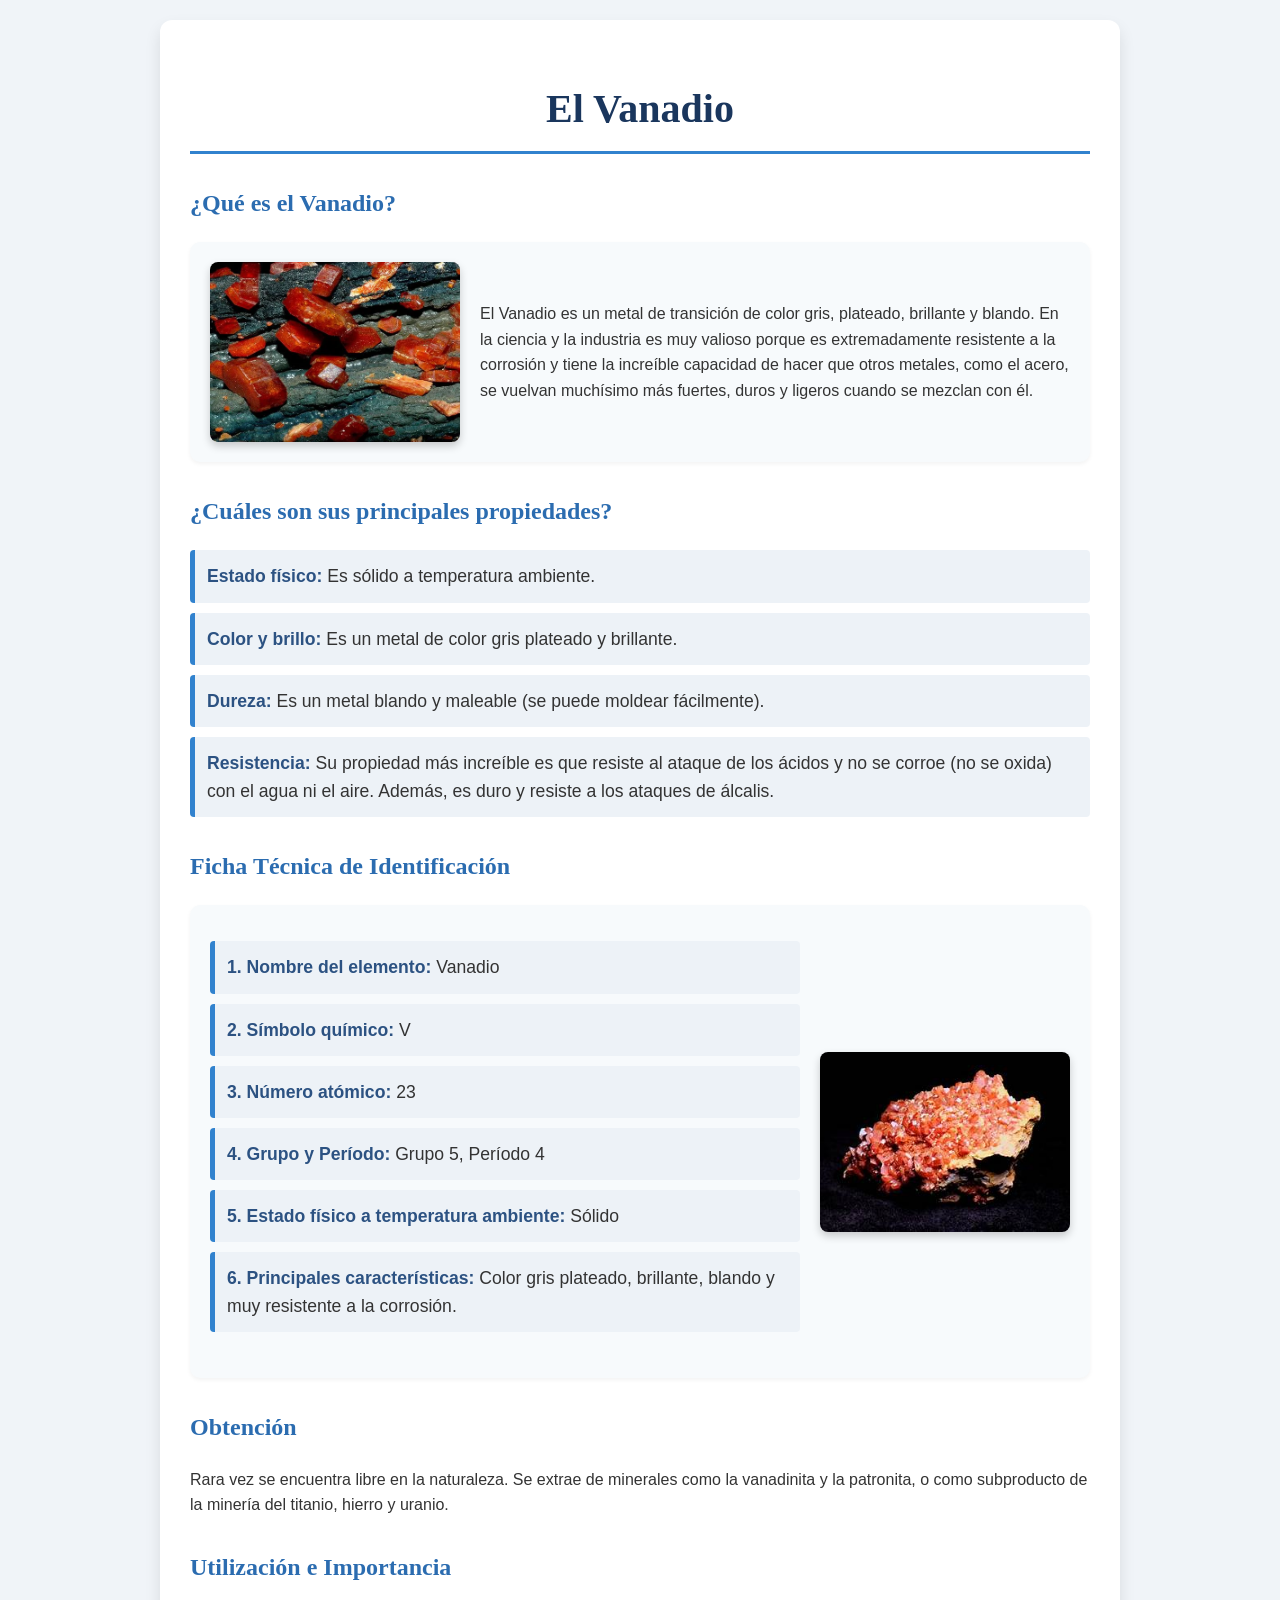
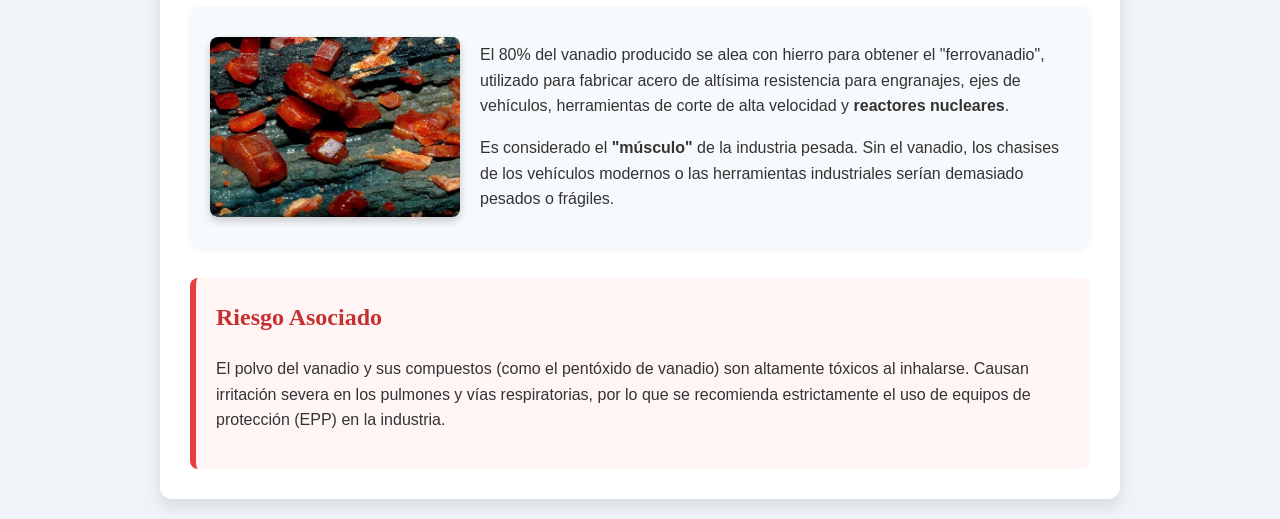
<file: index.html>
<!DOCTYPE html>
<html lang="es">
<head>
    <meta charset="UTF-8">
    <meta name="viewport" content="width=device-width, initial-scale=1.0">
    <title>El Vanadio</title>
    <!-- Aquí conectas este HTML con tu archivo CSS -->
    <link rel="stylesheet" href="vanadio.css">
</head>
<body>

<div class="contenedor">
    <h1>El Vanadio</h1>
    
    <h2>¿Qué es el Vanadio?</h2>
    <div class="seccion-bacan">
        <img src="Vanadio.jpg" alt="Imagen de vanadio" class="img-recortada">
        <p>El Vanadio es un metal de transición de color gris, plateado, brillante y blando. En la ciencia y la industria es muy valioso porque es extremadamente resistente a la corrosión y tiene la increíble capacidad de hacer que otros metales, como el acero, se vuelvan muchísimo más fuertes, duros y ligeros cuando se mezclan con él.</p>
    </div>

    <h2>¿Cuáles son sus principales propiedades?</h2>
    <ul class="ficha-tecnica">
        <li><strong>Estado físico:</strong> Es sólido a temperatura ambiente.</li>
        <li><strong>Color y brillo:</strong> Es un metal de color gris plateado y brillante.</li>
        <li><strong>Dureza:</strong> Es un metal blando y maleable (se puede moldear fácilmente).</li>
        <li><strong>Resistencia:</strong> Su propiedad más increíble es que resiste al ataque de los ácidos y no se corroe (no se oxida) con el agua ni el aire. Además, es duro y resiste a los ataques de álcalis.</li>
    </ul>

    <h2>Ficha Técnica de Identificación</h2>
    <div class="seccion-bacan invertido">
        <img src="holavanadio.jpg" alt="Nombre Vanadio" class="img-recortada">
        <ul class="ficha-tecnica" style="flex-grow: 1;">
            <li><strong>1. Nombre del elemento:</strong> Vanadio</li>
            <li><strong>2. Símbolo químico:</strong> V</li>
            <li><strong>3. Número atómico:</strong> 23</li>
            <li><strong>4. Grupo y Período:</strong> Grupo 5, Período 4</li>
            <li><strong>5. Estado físico a temperatura ambiente:</strong> Sólido</li>
            <li><strong>6. Principales características:</strong> Color gris plateado, brillante, blando y muy resistente a la corrosión.</li>
        </ul>
    </div>

    <h2>Obtención</h2>
    <p>Rara vez se encuentra libre en la naturaleza. Se extrae de minerales como la vanadinita y la patronita, o como subproducto de la minería del titanio, hierro y uranio.</p>

    <h2>Utilización e Importancia</h2>
    <div class="seccion-bacan">
        <img src="Vanadio.jpg" alt="Utilización de Vanadio" class="img-recortada">
        <div>
            <p>El 80% del vanadio producido se alea con hierro para obtener el "ferrovanadio", utilizado para fabricar acero de altísima resistencia para engranajes, ejes de vehículos, herramientas de corte de alta velocidad y <strong>reactores nucleares</strong>.</p>
            <p>Es considerado el <strong>"músculo"</strong> de la industria pesada. Sin el vanadio, los chasises de los vehículos modernos o las herramientas industriales serían demasiado pesados o frágiles.</p>
        </div>
    </div>
       
    <div class="alerta">
        <h2>Riesgo Asociado</h2>
        <p>El polvo del vanadio y sus compuestos (como el pentóxido de vanadio) son altamente tóxicos al inhalarse. Causan irritación severa en los pulmones y vías respiratorias, por lo que se recomienda estrictamente el uso de equipos de protección (EPP) en la industria.</p>
    </div>
</div>

</body>
</html>
</file>
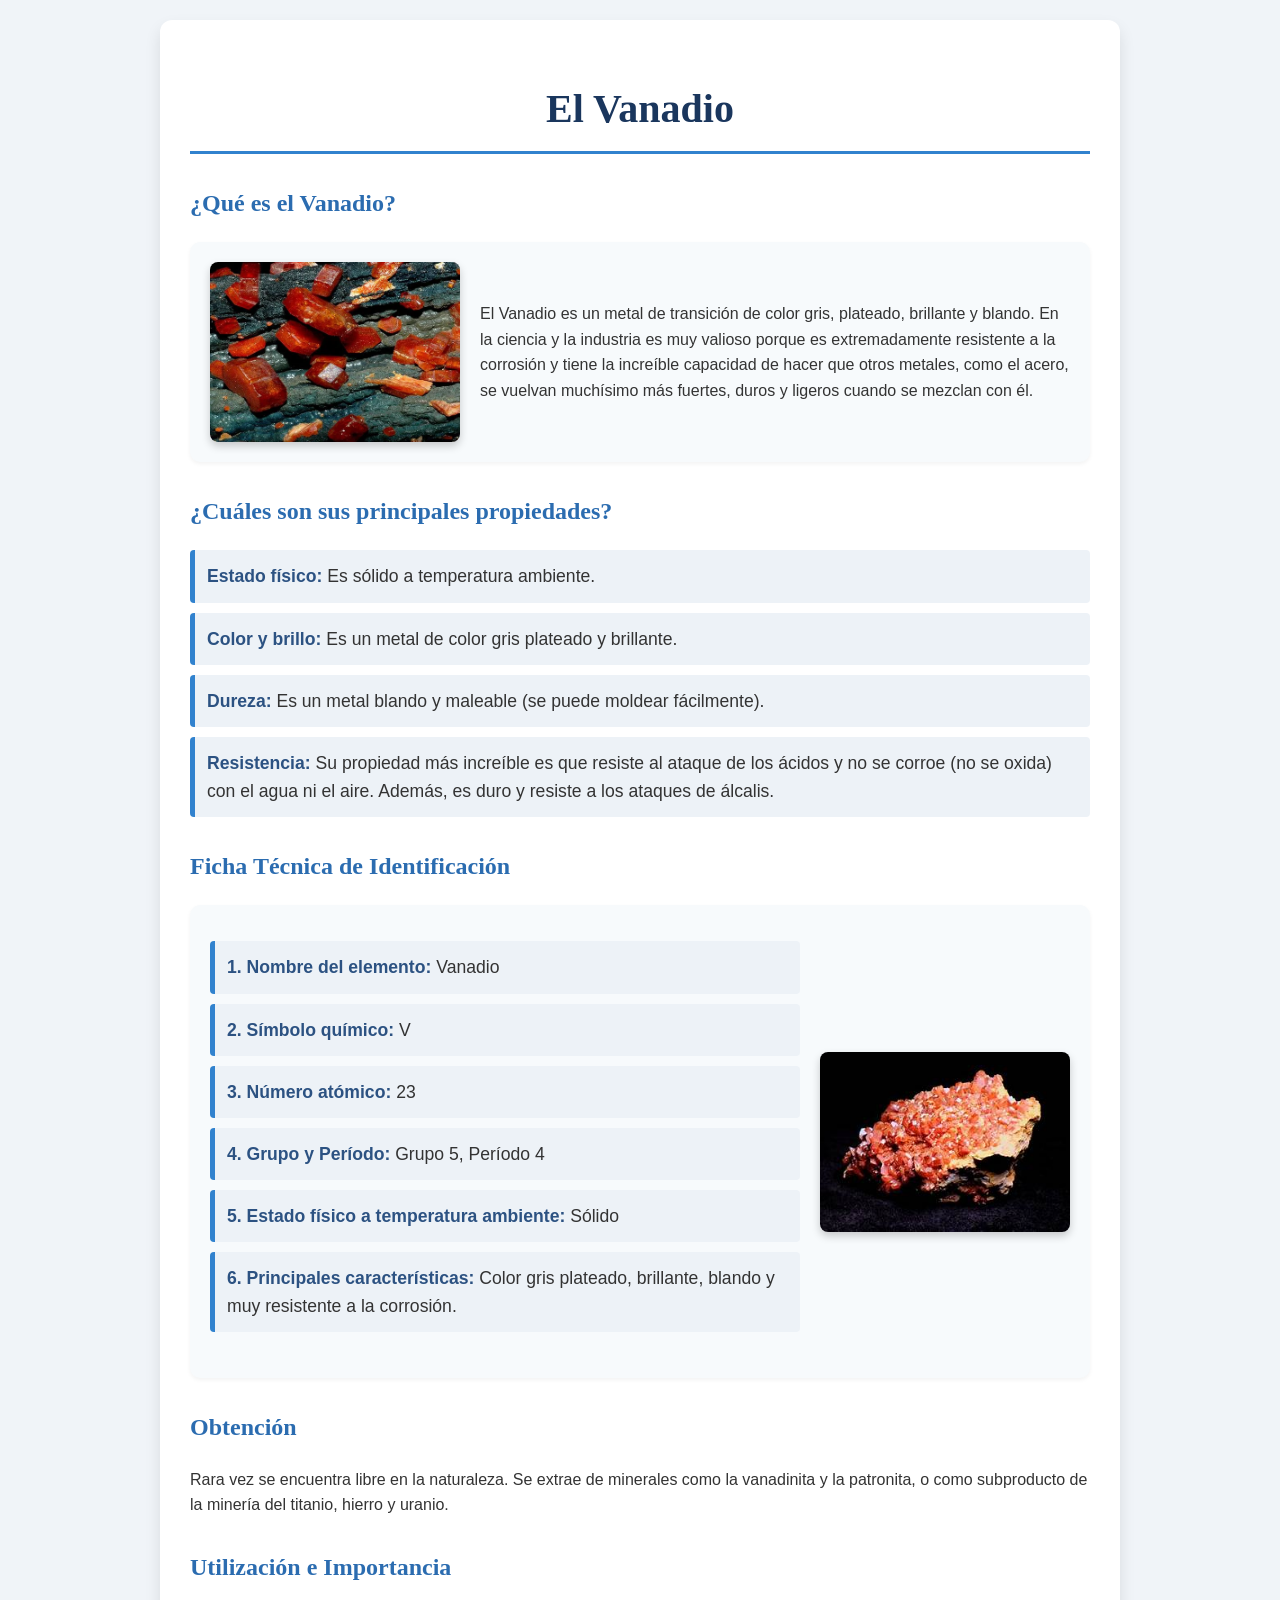
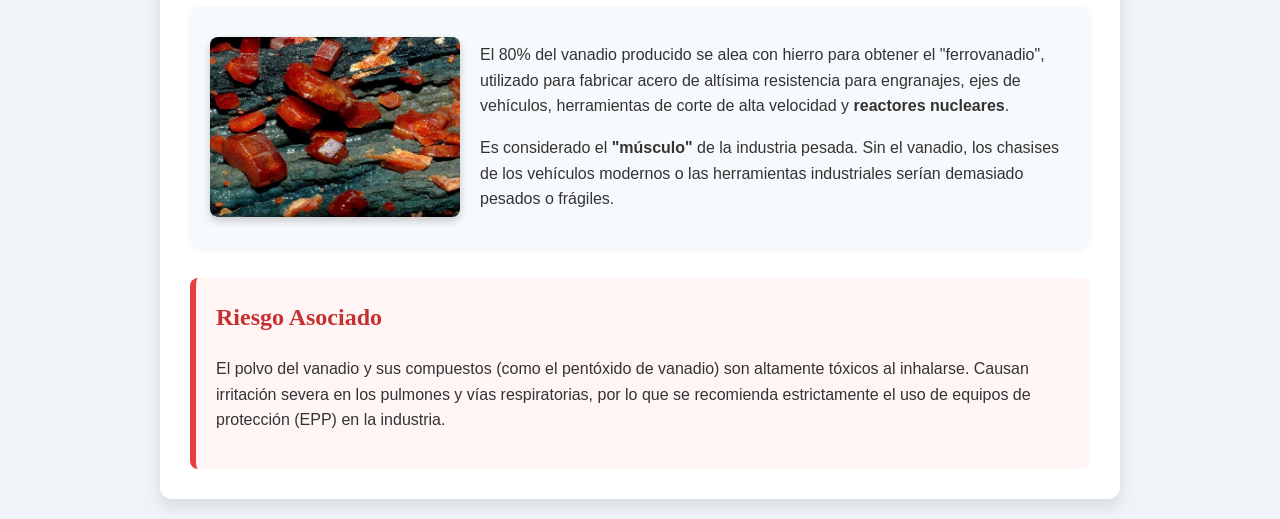
<file: Vanadio.html>
<!DOCTYPE html>
<html lang="es">
<head>
    <meta charset="UTF-8">
    <meta name="viewport" content="width=device-width, initial-scale=1.0">
    <title>El Vanadio</title>
    <!-- Aquí conectas este HTML con tu archivo CSS -->
    <link rel="stylesheet" href="vanadio.css">
</head>
<body>

<div class="contenedor">
    <h1>El Vanadio</h1>
    
    <h2>¿Qué es el Vanadio?</h2>
    <div class="seccion-bacan">
        <img src="Vanadio.jpg" alt="Imagen de vanadio" class="img-recortada">
        <p>El Vanadio es un metal de transición de color gris, plateado, brillante y blando. En la ciencia y la industria es muy valioso porque es extremadamente resistente a la corrosión y tiene la increíble capacidad de hacer que otros metales, como el acero, se vuelvan muchísimo más fuertes, duros y ligeros cuando se mezclan con él.</p>
    </div>

    <h2>¿Cuáles son sus principales propiedades?</h2>
    <ul class="ficha-tecnica">
        <li><strong>Estado físico:</strong> Es sólido a temperatura ambiente.</li>
        <li><strong>Color y brillo:</strong> Es un metal de color gris plateado y brillante.</li>
        <li><strong>Dureza:</strong> Es un metal blando y maleable (se puede moldear fácilmente).</li>
        <li><strong>Resistencia:</strong> Su propiedad más increíble es que resiste al ataque de los ácidos y no se corroe (no se oxida) con el agua ni el aire. Además, es duro y resiste a los ataques de álcalis.</li>
    </ul>

    <h2>Ficha Técnica de Identificación</h2>
    <div class="seccion-bacan invertido">
        <img src="holavanadio.jpg" alt="Nombre Vanadio" class="img-recortada">
        <ul class="ficha-tecnica" style="flex-grow: 1;">
            <li><strong>1. Nombre del elemento:</strong> Vanadio</li>
            <li><strong>2. Símbolo químico:</strong> V</li>
            <li><strong>3. Número atómico:</strong> 23</li>
            <li><strong>4. Grupo y Período:</strong> Grupo 5, Período 4</li>
            <li><strong>5. Estado físico a temperatura ambiente:</strong> Sólido</li>
            <li><strong>6. Principales características:</strong> Color gris plateado, brillante, blando y muy resistente a la corrosión.</li>
        </ul>
    </div>

    <h2>Obtención</h2>
    <p>Rara vez se encuentra libre en la naturaleza. Se extrae de minerales como la vanadinita y la patronita, o como subproducto de la minería del titanio, hierro y uranio.</p>

    <h2>Utilización e Importancia</h2>
    <div class="seccion-bacan">
        <img src="Vanadio.jpg" alt="Utilización de Vanadio" class="img-recortada">
        <div>
            <p>El 80% del vanadio producido se alea con hierro para obtener el "ferrovanadio", utilizado para fabricar acero de altísima resistencia para engranajes, ejes de vehículos, herramientas de corte de alta velocidad y <strong>reactores nucleares</strong>.</p>
            <p>Es considerado el <strong>"músculo"</strong> de la industria pesada. Sin el vanadio, los chasises de los vehículos modernos o las herramientas industriales serían demasiado pesados o frágiles.</p>
        </div>
    </div>
       
    <div class="alerta">
        <h2>Riesgo Asociado</h2>
        <p>El polvo del vanadio y sus compuestos (como el pentóxido de vanadio) son altamente tóxicos al inhalarse. Causan irritación severa en los pulmones y vías respiratorias, por lo que se recomienda estrictamente el uso de equipos de protección (EPP) en la industria.</p>
    </div>
</div>

</body>
</html>
</file>
<file: vanadio.css>
body {
    font-family: 'Segoe UI', Tahoma, Geneva, Verdana, sans-serif;
    background-color: #f0f4f8;
    color: #333;
    margin: 0;
    padding: 20px;
    line-height: 1.6;
}

.contenedor {
    max-width: 900px;
    margin: 0 auto;
    background-color: #ffffff;
    padding: 30px;
    border-radius: 12px;
    box-shadow: 0 8px 16px rgba(0,0,0,0.1);
}

h1 {
    font-family: 'Georgia', serif;
    color: #1a365d;
    text-align: center;
    font-size: 2.5em;
    border-bottom: 3px solid #3182ce;
    padding-bottom: 10px;
    margin-bottom: 30px;
}

h2 {
    font-family: 'Georgia', serif;
    color: #2b6cb0;
    margin-top: 30px;
}

.seccion-bacan {
    display: flex;
    align-items: center;
    gap: 20px;
    background: #f7fafc;
    padding: 20px;
    border-radius: 10px;
    margin-bottom: 20px;
    box-shadow: 0 2px 4px rgba(0,0,0,0.05);
}

.invertido {
    flex-direction: row-reverse;
}

.img-recortada {
    width: 250px;
    height: 180px;
    object-fit: cover;
    border-radius: 8px;
    box-shadow: 0 4px 8px rgba(0,0,0,0.2);
    flex-shrink: 0;
}

ul {
    list-style-type: none;
    padding: 0;
}

.ficha-tecnica li {
    background: #edf2f7;
    margin-bottom: 10px;
    padding: 12px;
    border-left: 5px solid #3182ce;
    border-radius: 4px;
    font-size: 1.1em;
}

.ficha-tecnica li strong {
    color: #2c5282;
}

.alerta {
    background-color: #fff5f5;
    border-left: 6px solid #e53e3e;
    padding: 20px;
    border-radius: 8px;
    margin-top: 30px;
}

.alerta h2 {
    color: #c53030;
    margin-top: 0;
}
</file>
